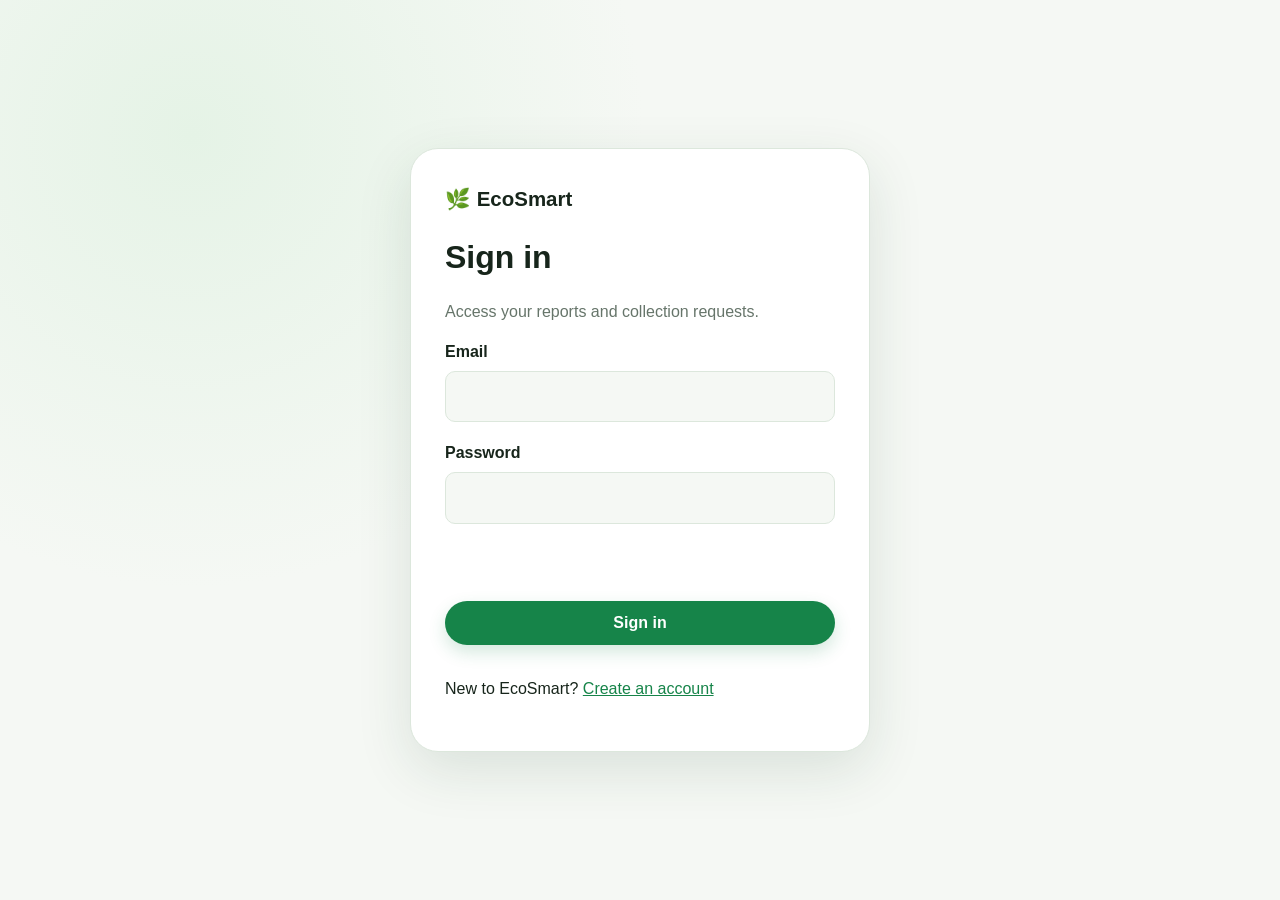
<file: login.html>
<!doctype html>
<html lang="en"><head><meta charset="utf-8"><meta name="viewport" content="width=device-width,initial-scale=1"><title>EcoSmart Login</title><link rel="stylesheet" href="style.css"></head>
<body><main class="auth-shell"><section class="form-card auth-card"><a class="nav-logo" href="/">🌿 EcoSmart</a><h1>Sign in</h1><p class="auth-copy">Access your reports and collection requests.</p><form id="authForm" class="report-form"><label>Email<input id="email" type="email" required autocomplete="email"></label><label>Password<input id="password" type="password" required autocomplete="current-password"></label><p id="message" class="field-error"></p><button class="btn-primary" type="submit">Sign in</button></form><p>New to EcoSmart? <a class="accent" href="/register">Create an account</a></p></section></main><script src="auth.js"></script></body></html>
</file>
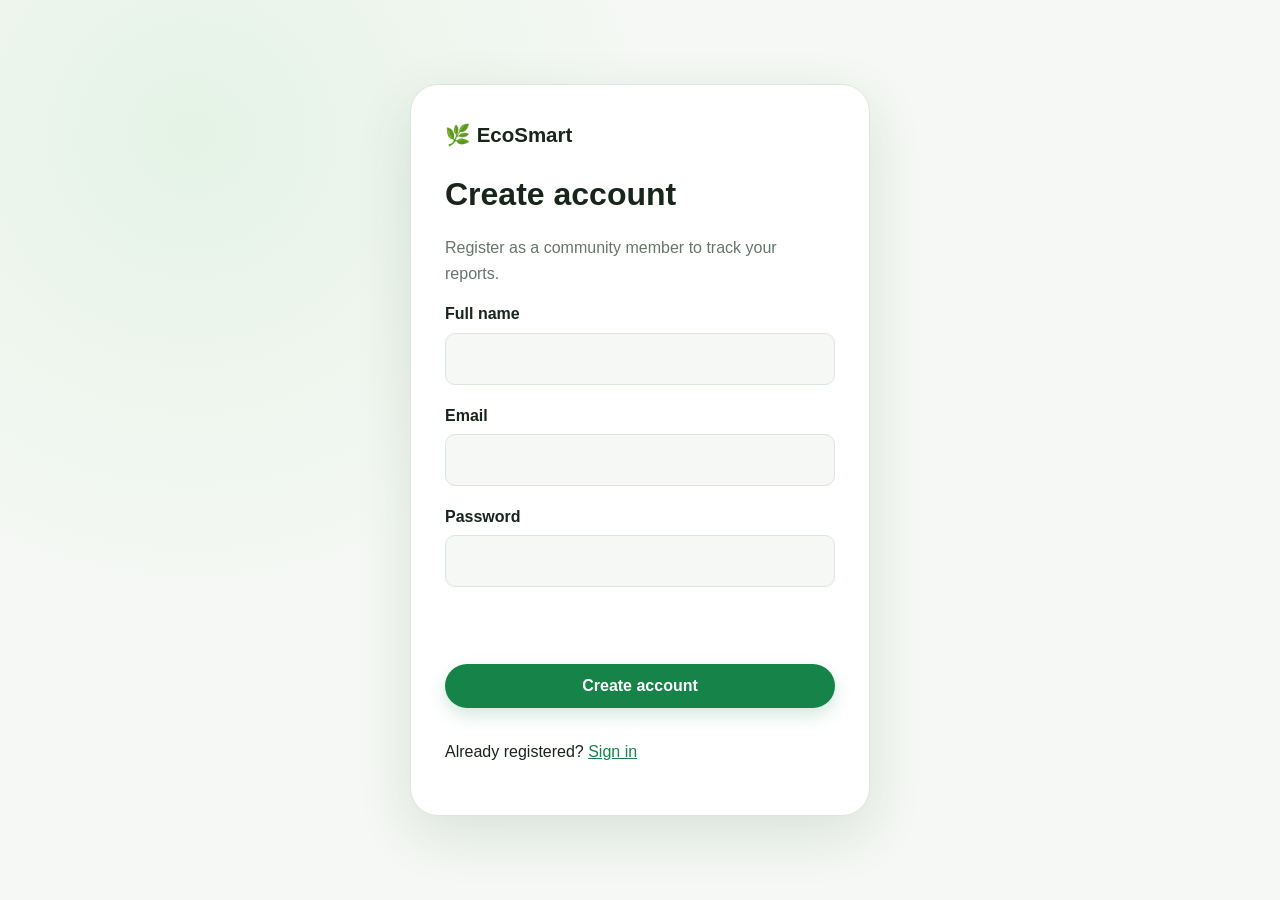
<file: register.html>
<!doctype html>
<html lang="en"><head><meta charset="utf-8"><meta name="viewport" content="width=device-width,initial-scale=1"><title>EcoSmart Registration</title><link rel="stylesheet" href="style.css"></head>
<body><main class="auth-shell"><section class="form-card auth-card"><a class="nav-logo" href="/">🌿 EcoSmart</a><h1>Create account</h1><p class="auth-copy">Register as a community member to track your reports.</p><form id="authForm" class="report-form"><label>Full name<input id="full_name" type="text" required minlength="2" maxlength="120" autocomplete="name"></label><label>Email<input id="email" type="email" required autocomplete="email"></label><label>Password<input id="password" type="password" required minlength="8" autocomplete="new-password"></label><p id="message" class="field-error"></p><button class="btn-primary" type="submit">Create account</button></form><p>Already registered? <a class="accent" href="/login">Sign in</a></p></section></main><script src="auth.js"></script></body></html>
</file>
<file: style.css>
/* Authentication and status helpers */
.auth-shell { min-height: 100vh; display: grid; place-items: center; padding: 1.5rem; background: var(--c-bg); }
.auth-card { width: min(100%, 460px); display: grid; gap: 1rem; }
.auth-card h1 { margin-top: 1rem; }
.auth-copy { color: var(--c-text-muted); }
.auth-card label { display: grid; gap: .4rem; font-weight: 600; color: var(--c-text); }
.auth-card input { background: var(--c-bg); border: 1.5px solid var(--c-border); border-radius: var(--radius-sm); padding: .7rem .9rem; font: inherit; color: var(--c-text); }
.auth-card input:focus { outline: none; border-color: var(--c-accent); box-shadow: 0 0 0 3px rgba(29,185,84,.12); }

/* EcoSmart responsive UI stylesheet — replacement for the incomplete original style.css */
:root {
  --c-bg: #f5f8f4;
  --c-surface: #ffffff;
  --c-surface-2: #edf4ec;
  --c-text: #17251b;
  --c-text-muted: #66756a;
  --c-border: #dce7dc;
  --c-accent: #168449;
  --c-accent-dark: #0d6235;
  --c-accent-soft: #e2f4e8;
  --c-warn: #e4a323;
  --c-blue: #3779bc;
  --radius-sm: 10px;
  --radius-md: 18px;
  --radius-lg: 28px;
  --shadow-sm: 0 5px 18px rgba(27, 63, 39, .08);
  --shadow-md: 0 18px 55px rgba(27, 63, 39, .12);
  --page-width: 1160px;
}
* { box-sizing: border-box; }
html { scroll-behavior: smooth; scroll-padding-top: 88px; }
body { margin: 0; color: var(--c-text); background: var(--c-bg); font-family: "DM Sans", Arial, sans-serif; line-height: 1.6; }
body, button, input, select, textarea { font-family: "DM Sans", Arial, sans-serif; }
a { color: inherit; }
button, input, select, textarea { font-size: 1rem; }
button { cursor: pointer; }
img { max-width: 100%; }
.container { width: min(var(--page-width), calc(100% - 40px)); margin-inline: auto; }
.hidden { display: none !important; }
.accent { color: var(--c-accent); }
/* Navigation */
.navbar { position: sticky; z-index: 50; top: 0; background: rgba(255,255,255,.94); border-bottom: 1px solid rgba(220,231,220,.85); backdrop-filter: blur(14px); }
.nav-container { width: min(var(--page-width), calc(100% - 40px)); height: 76px; margin: auto; display: flex; align-items: center; gap: 28px; }
.nav-logo { display: inline-flex; align-items: center; gap: 9px; color: var(--c-text); text-decoration: none; font-family: Syne, Arial, sans-serif; font-size: 1.28rem; font-weight: 800; white-space: nowrap; }
.logo-leaf { font-size: 1.45rem; }
.nav-links { display: flex; align-items: center; gap: 23px; margin-left: auto; }
.nav-links a, .mobile-menu a { color: var(--c-text-muted); text-decoration: none; font-size: .92rem; font-weight: 600; }
.nav-links a:hover, .mobile-menu a:hover { color: var(--c-accent); }
.nav-actions { display: flex; align-items: center; gap: 12px; }
.dark-toggle { width: 40px; height: 40px; border: 1px solid var(--c-border); border-radius: 50%; background: var(--c-surface); }
.hamburger { display: none; border: 1px solid var(--c-border); border-radius: 9px; padding: 6px 11px; color: var(--c-text); background: var(--c-surface); }
.mobile-menu { display: none; padding: 8px 22px 18px; gap: 12px; background: white; }
/* Buttons */
.btn-primary, .btn-ghost { display: inline-flex; justify-content: center; align-items: center; gap: 9px; min-height: 44px; padding: 11px 19px; border: 0; border-radius: 999px; text-decoration: none; font-weight: 700; transition: transform .18s, background .18s, box-shadow .18s; }
.btn-primary { color: white; background: var(--c-accent); box-shadow: 0 7px 17px rgba(22,132,73,.19); }
.btn-primary:hover { background: var(--c-accent-dark); transform: translateY(-1px); box-shadow: 0 10px 22px rgba(22,132,73,.24); }
.btn-ghost { color: var(--c-text); background: white; border: 1px solid var(--c-border); }
.btn-ghost:hover { color: var(--c-accent); border-color: var(--c-accent); }
.btn-lg { min-height: 52px; padding-inline: 23px; }
.btn-submit { width: 100%; margin-top: 5px; }
/* Hero */
.hero { position: relative; overflow: hidden; display: grid; grid-template-columns: 1.05fr .95fr; align-items: center; gap: 30px; min-height: 610px; padding: 76px max(30px, calc((100vw - var(--page-width))/2)); background: linear-gradient(125deg, #f2f8ed 0%, #e5f3e6 55%, #e9f5ed 100%); }
.hero-content, .hero-visual { position: relative; z-index: 2; }
.hero-badge { display: inline-flex; align-items: center; gap: 8px; padding: 7px 13px; border: 1px solid #d2e6d4; border-radius: 999px; color: #3b6d49; background: rgba(255,255,255,.7); font-size: .82rem; font-weight: 700; }
.badge-dot { width: 8px; height: 8px; border-radius: 50%; background: #20a557; box-shadow: 0 0 0 4px rgba(32,165,87,.12); }
.hero-title { margin: 22px 0 18px; font-family: Syne, Arial, sans-serif; font-size: clamp(2.8rem, 5.5vw, 4.65rem); line-height: 1.08; letter-spacing: -.055em; }
.title-accent { color: var(--c-accent); }
.hero-sub { max-width: 560px; margin: 0; color: var(--c-text-muted); font-size: 1.08rem; }
.hero-actions { display: flex; flex-wrap: wrap; gap: 12px; margin-top: 27px; }
.hero-stats { display: flex; align-items: center; gap: 23px; margin-top: 42px; }
.hero-stat { display: grid; gap: 2px; color: var(--c-text-muted); font-size: .82rem; }
.stat-n { color: var(--c-text); font-family: Syne, Arial, sans-serif; font-size: 1.5rem; font-weight: 800; }
.stat-divider { width: 1px; height: 34px; background: #cbdccc; }
.hero-visual { min-height: 350px; display: flex; flex-direction: column; justify-content: center; align-items: center; gap: 18px; }
.hero-bg-shapes .shape { position: absolute; border-radius: 50%; background: rgba(43,151,80,.07); }
.shape-1 { width: 430px; height: 430px; right: -90px; top: -165px; }
.shape-2 { width: 270px; height: 270px; right: 23%; bottom: -190px; }
.shape-3 { width: 120px; height: 120px; left: 43%; top: 14%; }
.bin-card { display: flex; align-items: center; gap: 16px; width: min(100%, 360px); padding: 20px; border: 1px solid rgba(255,255,255,.9); border-radius: 20px; background: rgba(255,255,255,.91); box-shadow: var(--shadow-md); transform: rotate(-3deg); }
.bin-card-2 { margin-left: 56px; transform: rotate(3deg); }
.bin-icon { display: grid; place-items: center; width: 58px; height: 58px; border-radius: 16px; background: var(--c-accent-soft); font-size: 1.8rem; }
.bin-info { flex: 1; }
.bin-label, .bin-pct { display: block; font-size: .83rem; font-weight: 700; }
.bin-pct { margin-top: 6px; color: var(--c-text-muted); font-size: .75rem; }
.bin-bar { height: 8px; margin-top: 9px; overflow: hidden; border-radius: 99px; background: #e9eee9; }
.bin-fill { display: block; height: 100%; border-radius: inherit; background: #e6a436; }
.bin-fill.green { background: var(--c-accent); }
.floating-chip { position: absolute; padding: 10px 14px; border: 1px solid var(--c-border); border-radius: 999px; background: white; box-shadow: var(--shadow-sm); font-size: .78rem; font-weight: 700; }
.chip-1 { right: 2%; top: 8%; }
.chip-2 { left: 0; bottom: 5%; }
/* Sections */
.section { padding: 86px 0; }
.section-header { max-width: 700px; margin: 0 auto 38px; text-align: center; }
.section-tag { display: inline-block; margin-bottom: 7px; color: var(--c-accent); font-size: .78rem; font-weight: 800; letter-spacing: .1em; text-transform: uppercase; }
.section-header h2 { margin: 5px 0 9px; font-family: Syne, Arial, sans-serif; font-size: clamp(2rem, 4vw, 2.8rem); line-height: 1.2; letter-spacing: -.04em; }
.section-header p { margin: 0; color: var(--c-text-muted); }
.report-section { background: var(--c-surface); }
.form-card { width: min(100%, 850px); margin-inline: auto; padding: clamp(22px, 4vw, 38px); border: 1px solid var(--c-border); border-radius: var(--radius-lg); background: var(--c-surface); box-shadow: var(--shadow-sm); }
.report-form { display: grid; gap: 18px; }
.form-row { display: grid; grid-template-columns: 1fr 1fr; gap: 18px; }
.form-group { display: grid; gap: 7px; }
.form-group label { color: var(--c-text); font-size: .9rem; font-weight: 700; }
.form-group input, .form-group select, .form-group textarea, .search-box, .filter-box { width: 100%; min-height: 45px; padding: 11px 13px; border: 1px solid var(--c-border); border-radius: var(--radius-sm); outline: none; color: var(--c-text); background: #fff; }
.form-group textarea { min-height: 110px; resize: vertical; }
.form-group input:focus, .form-group select:focus, .form-group textarea:focus, .search-box:focus, .filter-box:focus { border-color: var(--c-accent); box-shadow: 0 0 0 3px rgba(22,132,73,.1); }
.full-width { grid-column: 1/-1; }
.field-error { min-height: 1.1em; color: #b42318; font-size: .83rem; }
/* Schedule and awareness */
.schedule-section { background: #f5f8f4; }
.schedule-grid, .awareness-grid { display: grid; grid-template-columns: repeat(3, 1fr); gap: 18px; }
.schedule-card, .awareness-card, .hazard-card, .dry-card, .wet-card { padding: 22px; border: 1px solid var(--c-border); border-radius: var(--radius-md); background: white; box-shadow: var(--shadow-sm); }
.schedule-card { position: relative; }
.sch-day { font-family: Syne, Arial, sans-serif; font-size: 1.15rem; font-weight: 800; }
.sch-time, .sch-zone, .sch-type { color: var(--c-text-muted); font-size: .88rem; }
.today-badge { display: inline-block; padding: 4px 8px; border-radius: 999px; color: var(--c-accent-dark); background: var(--c-accent-soft); font-size: .72rem; font-weight: 800; }
.today-card { border-color: #80c894; }
.awareness-section { background: var(--c-surface); }
.awareness-card h3 { margin: 7px 0; font-family: Syne, Arial, sans-serif; }
.aw-emoji { font-size: 2rem; }
.aw-desc, .aw-list, .aw-tip { color: var(--c-text-muted); font-size: .91rem; }
.aw-list { padding-left: 20px; }
.aw-tip { padding: 10px 12px; border-radius: 10px; background: var(--c-accent-soft); }
/* Dashboard cards */
.dashboard-section { background: #f5f8f4; }
.dashboard-grid { display: grid; grid-template-columns: repeat(4, 1fr); gap: 16px; }
.stat-card { padding: 20px; border: 1px solid var(--c-border); border-radius: var(--radius-md); background: white; box-shadow: var(--shadow-sm); }
.stat-icon { font-size: 1.4rem; }
.stat-label { display: block; margin-top: 8px; color: var(--c-text-muted); font-size: .82rem; font-weight: 600; }
.stat-value, .stat-card h3 { display: block; margin-top: 2px; font-family: Syne, Arial, sans-serif; font-size: 1.8rem; font-weight: 800; }
.stat-trend { color: var(--c-accent); font-size: .78rem; }
.activity-section { margin-top: 34px; padding: 24px; border: 1px solid var(--c-border); border-radius: var(--radius-md); background: white; }
.activity-title { margin: 0 0 14px; font-family: Syne, Arial, sans-serif; }
.activity-item { display: flex; align-items: center; gap: 12px; padding: 12px 0; border-top: 1px solid var(--c-border); }
.act-dot { width: 9px; height: 9px; border-radius: 50%; background: var(--c-accent); }
.act-text { flex: 1; }
.act-time { color: var(--c-text-muted); font-size: .8rem; }
.collection-section { background: var(--c-surface); }
/* Auth pages */
.auth-shell { min-height: 100vh; display: grid; place-items: center; padding: 28px 18px; background: radial-gradient(circle at 15% 15%, #e5f3e6, transparent 34%), var(--c-bg); }
.auth-card { width: min(100%, 460px); display: grid; gap: 15px; padding: 34px; border: 1px solid var(--c-border); border-radius: var(--radius-lg); background: white; box-shadow: var(--shadow-md); }
.auth-card h1 { margin: 2px 0 0; font-family: Syne, Arial, sans-serif; font-size: 2rem; }
.auth-copy { margin: 0; color: var(--c-text-muted); }
.auth-card label { display: grid; gap: 6px; font-weight: 600; color: var(--c-text); }
.auth-card input { width: 100%; background: var(--c-bg); border: 1.5px solid var(--c-border); border-radius: var(--radius-sm); padding: .75rem .9rem; font: inherit; color: var(--c-text); }
.auth-card input:focus { outline: none; border-color: var(--c-accent); box-shadow: 0 0 0 3px rgba(29,185,84,.12); }
/* Footer and messages */
.footer { padding: 50px 0 20px; color: #dbe9dd; background: #153c27; }
.footer-content { display: grid; grid-template-columns: 1.5fr 1fr 1fr; gap: 28px; }
.footer-tagline { color: #b7cbbc; }
.footer-links { display: grid; gap: 8px; }
.footer-links a { color: #dbe9dd; text-decoration: none; }
.footer-bottom { margin-top: 30px; padding-top: 16px; border-top: 1px solid rgba(255,255,255,.16); color: #b7cbbc; font-size: .82rem; }
.popup-overlay { position: fixed; z-index: 100; inset: 0; display: none; place-items: center; padding: 20px; background: rgba(10,28,17,.55); }
.popup-card { width: min(100%, 440px); padding: 28px; border-radius: var(--radius-md); background: white; box-shadow: var(--shadow-md); text-align: center; }
.popup-icon { font-size: 2rem; }
.popup-id { color: var(--c-accent); font-weight: 800; }
button:disabled { cursor: not-allowed; opacity: .6; }
/* Dark mode toggled by the existing data-theme attribute */
html[data-theme="dark"] { --c-bg: #101a14; --c-surface: #17231b; --c-surface-2: #1d2d22; --c-text: #edf5ee; --c-text-muted: #afc0b2; --c-border: #314538; --c-accent-soft: #203d2b; }
html[data-theme="dark"] .navbar, html[data-theme="dark"] .mobile-menu, html[data-theme="dark"] .form-card, html[data-theme="dark"] .schedule-card, html[data-theme="dark"] .awareness-card, html[data-theme="dark"] .stat-card, html[data-theme="dark"] .activity-section, html[data-theme="dark"] .auth-card { background: var(--c-surface); }
html[data-theme="dark"] .hero { background: linear-gradient(125deg,#1c2c20,#203d2b); }
html[data-theme="dark"] .bin-card, html[data-theme="dark"] .floating-chip, html[data-theme="dark"] .btn-ghost { color: var(--c-text); background: var(--c-surface); border-color: var(--c-border); }
html[data-theme="dark"] .form-group input, html[data-theme="dark"] .form-group select, html[data-theme="dark"] .form-group textarea, html[data-theme="dark"] .auth-card input { color: var(--c-text); background: #101a14; }
/* Responsive layout */
@media (max-width: 950px) {
  .nav-container { gap: 15px; }
  .nav-links { gap: 13px; }
  .nav-links a { font-size: .84rem; }
  .nav-cta { display: none; }
  .hero { grid-template-columns: 1fr 1fr; padding-inline: 30px; }
  .dashboard-grid { grid-template-columns: repeat(2, 1fr); }
}
@media (max-width: 700px) {
  .container { width: min(100% - 30px, var(--page-width)); }
  .nav-container { width: calc(100% - 30px); height: 66px; }
  .nav-links { display: none; }
  .nav-actions { margin-left: auto; }
  .hamburger { display: block; }
  .mobile-menu { flex-direction: column; }
  .mobile-menu.open, .mobile-menu.active { display: flex; }
  .hero { grid-template-columns: 1fr; min-height: auto; padding: 65px 22px 72px; }
  .hero-title { font-size: clamp(2.7rem, 12vw, 4rem); }
  .hero-visual { min-height: 300px; margin-top: 14px; }
  .floating-chip { font-size: .7rem; }
  .section { padding: 64px 0; }
  .schedule-grid, .awareness-grid { grid-template-columns: 1fr; }
  .form-row { grid-template-columns: 1fr; }
  .dashboard-grid { grid-template-columns: repeat(2, 1fr); gap: 10px; }
  .footer-content { grid-template-columns: 1fr; }
}
@media (max-width: 420px) {
  .hero-stats { gap: 11px; }
  .hero-stat { font-size: .72rem; }
  .stat-n { font-size: 1.2rem; }
  .dashboard-grid { grid-template-columns: 1fr 1fr; }
  .stat-card { padding: 14px; }
  .form-card, .auth-card { padding: 22px; }
  .bin-card { padding: 14px; }
  .bin-card-2 { margin-left: 20px; }
}

/* AI-assisted category suggestion, demo safety notes, and functional success dialog */
.popup-overlay.is-visible { display: grid; }
.ai-suggest-button { justify-self: start; }
.ai-suggestion { display: flex; flex-wrap: wrap; align-items: center; gap: 10px; margin: 0; color: var(--c-text-muted); font-size: .88rem; }
.ai-suggestion.is-error, .field-error.is-error { color: #b42318; }
.ai-suggestion.is-success, .field-error.is-success { color: var(--c-accent-dark); }
.ai-use-button { min-height: 36px; padding: 7px 12px; font-size: .82rem; }
.demo-notice { margin: 2px 0 0; padding: 11px 14px; border-left: 3px solid #e6a436; border-radius: 6px; color: var(--c-text-muted); background: #fff8e8; font-size: .82rem; }
html[data-theme="dark"] .demo-notice { color: var(--c-text-muted); background: #362d1d; }
html[data-theme="dark"] .popup-card { color: var(--c-text); background: var(--c-surface); }
html[data-theme="dark"] .ai-suggestion { color: var(--c-text-muted); }
</file>
